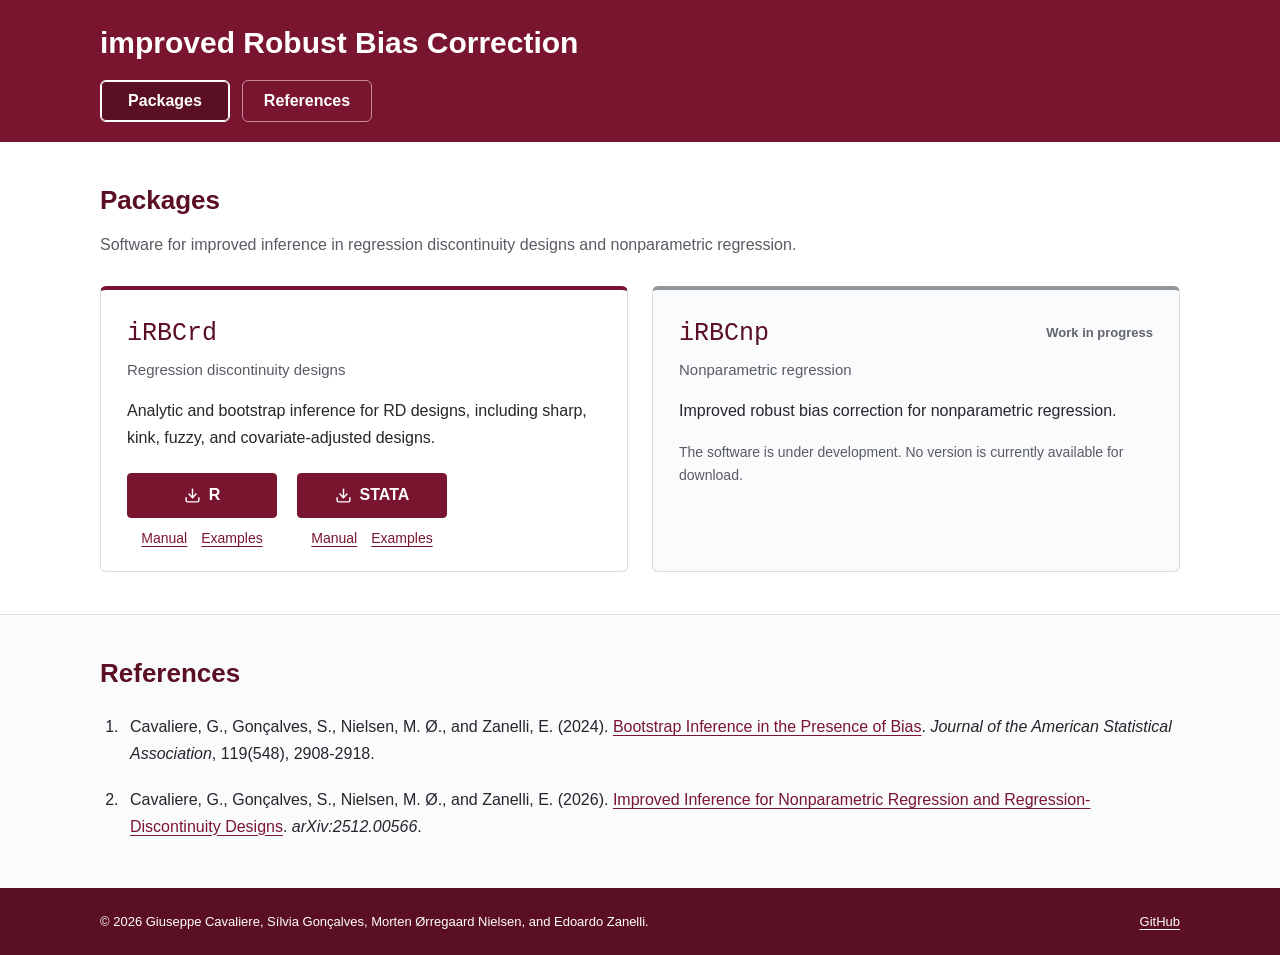
<file: index.html>
<!DOCTYPE html>
<html lang="en">
<head>
  <meta charset="UTF-8">
  <meta name="viewport" content="width=device-width, initial-scale=1.0">
  <meta name="description" content="Download R and STATA software for improved robust bias correction.">
  <title>iRBC | Improved Robust Bias Correction</title>
  <link rel="canonical" href="https://irbc-packages.github.io/">
  <link rel="stylesheet" href="style.css?v=4">
  <script src="site.js" defer></script>
</head>
<body>
  <a class="skip-link" href="#packages">Skip to packages</a>
  <header class="site-header">
    <div class="inner">
      <h1>improved Robust Bias Correction</h1>
      <nav aria-label="Main navigation">
        <a href="#packages" aria-current="location">Packages</a>
        <a href="#references">References</a>
      </nav>
    </div>
  </header>

  <main>
    <section id="packages" aria-labelledby="packages-title">
      <div class="inner">
        <h2 id="packages-title">Packages</h2>
        <p class="section-intro">Software for improved inference in regression discontinuity designs and nonparametric regression.</p>
        <div class="package-grid">
          <article class="package" id="irbcrd" aria-labelledby="irbcrd-title">
            <div class="package-heading">
              <h3 id="irbcrd-title"><code class="package-name">iRBCrd</code></h3>
            </div>
            <p class="package-subtitle">Regression discontinuity designs</p>
            <p>Analytic and bootstrap inference for RD designs, including sharp, kink, fuzzy, and covariate-adjusted designs.</p>
            <div class="package-downloads">
              <div class="package-download">
                <a class="download" href="downloads/iRBCrd/2.1/iRBCrd_R_2.1.zip" download aria-label="Download iRBCrd for R"><img src="assets/download.svg" width="17" height="17" alt="">R</a>
                <div class="package-links">
                  <a href="downloads/iRBCrd/2.1/README.txt" aria-label="R manual">Manual</a>
                  <a href="downloads/iRBCrd/2.1/examples.R" download aria-label="R examples">Examples</a>
                </div>
              </div>
              <div class="package-download">
                <a class="download" href="downloads/iRBCrd/2.1/stata/iRBCrd_Stata_2.1.zip" download aria-label="Download iRBCrd for Stata"><img src="assets/download.svg" width="17" height="17" alt="">STATA</a>
                <div class="package-links">
                  <a href="downloads/iRBCrd/2.1/stata/README.txt" aria-label="Stata manual">Manual</a>
                  <a href="downloads/iRBCrd/2.1/stata/examples.do" download aria-label="Stata examples">Examples</a>
                </div>
              </div>
            </div>
          </article>

          <article class="package package-pending" id="irbcnp" aria-labelledby="irbcnp-title">
            <div class="package-heading">
              <h3 id="irbcnp-title"><code class="package-name">iRBCnp</code></h3>
              <span class="status">Work in progress</span>
            </div>
            <p class="package-subtitle">Nonparametric regression</p>
            <p>Improved robust bias correction for nonparametric regression.</p>
            <p class="package-detail">The software is under development. No version is currently available for download.</p>
          </article>
        </div>
      </div>
    </section>

    <section id="references" aria-labelledby="references-title">
      <div class="inner">
        <h2 id="references-title">References</h2>
        <ol class="reference-list">
          <li>
            Cavaliere, G., Gonçalves, S., Nielsen, M. Ø., and Zanelli, E. (2024).
            <a href="https://doi.org/10.1080/01621459.2023.2284980">Bootstrap Inference in the Presence of Bias</a>.
            <em>Journal of the American Statistical Association</em>, 119(548), 2908-2918.
          </li>
          <li>
            Cavaliere, G., Gonçalves, S., Nielsen, M. Ø., and Zanelli, E. (2026).
            <a href="https://arxiv.org/abs/2512.00566">Improved Inference for Nonparametric Regression and Regression-Discontinuity Designs</a>.
            <em>arXiv:2512.00566</em>.
          </li>
        </ol>
      </div>
    </section>
  </main>

  <footer>
    <div class="inner">
      <p>&copy; 2026 Giuseppe Cavaliere, Sílvia Gonçalves, Morten Ørregaard Nielsen, and Edoardo Zanelli.</p>
      <a href="https://github.com/irbc-packages/irbc-packages.github.io">GitHub</a>
    </div>
  </footer>
</body>
</html>
</file>
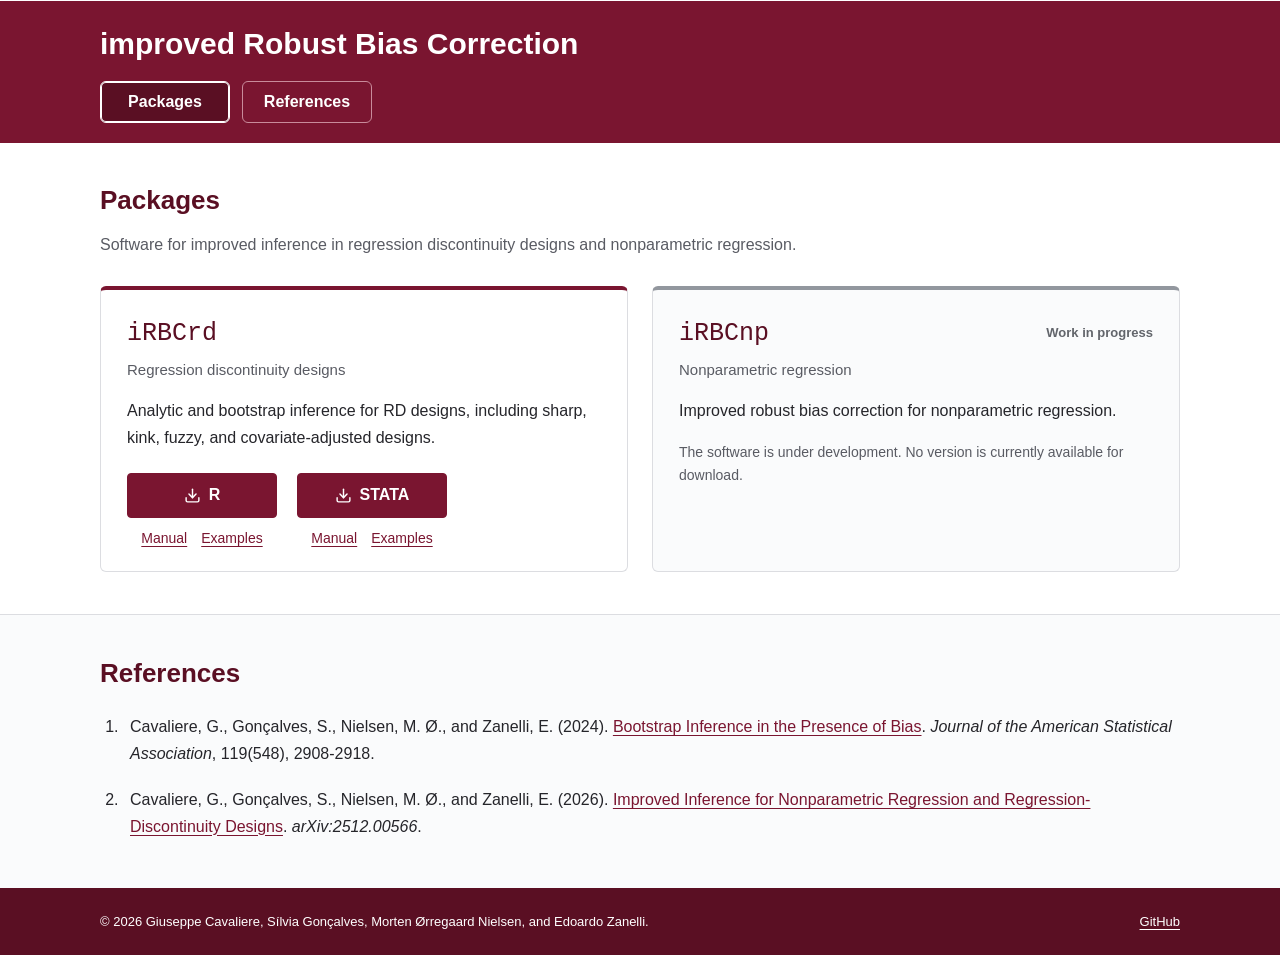
<file: iRBCnp.html>
<!DOCTYPE html>
<html lang="en">
<head>
  <meta charset="UTF-8">
  <meta name="viewport" content="width=device-width, initial-scale=1.0">
  <meta http-equiv="refresh" content="0; url=./#irbcnp">
  <link rel="canonical" href="https://irbc-packages.github.io/#irbcnp">
  <link rel="stylesheet" href="style.css?v=3">
  <title>iRBCnp | Work in progress</title>
</head>
<body><p><code class="package-name">iRBCnp</code> is work in progress. <a href="./#irbcnp">View the packages page.</a></p></body>
</html>
</file>
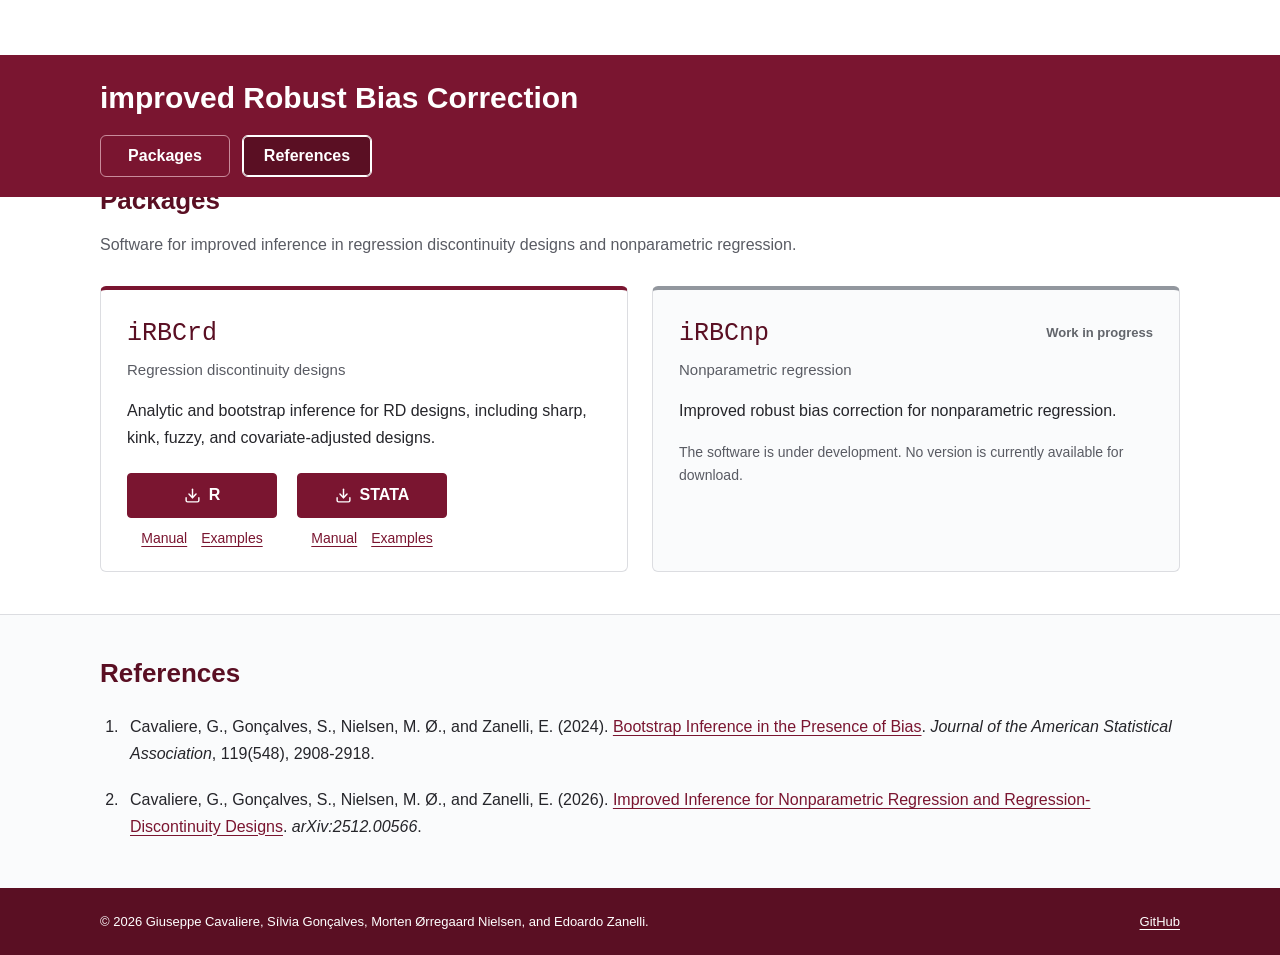
<file: iRBCrd.html>
<!DOCTYPE html>
<html lang="en">
<head>
  <meta charset="UTF-8">
  <meta name="viewport" content="width=device-width, initial-scale=1.0">
  <meta http-equiv="refresh" content="0; url=./#irbcrd">
  <link rel="canonical" href="https://irbc-packages.github.io/#irbcrd">
  <link rel="stylesheet" href="style.css?v=3">
  <title>iRBCrd | iRBC</title>
</head>
<body><p><a href="./#irbcrd"><code class="package-name">iRBCrd</code> is on the main packages page.</a></p></body>
</html>
</file>
<file: style.css>
:root {
  --bordeaux: #7a1530;
  --bordeaux-dark: #5a0f23;
  --ink: #25252a;
  --muted: #595b63;
  --border: #dcdde1;
  --header-height: 155px;
  color-scheme: light;
  font-family: Arial, Helvetica, sans-serif;
  font-size: 16px;
  letter-spacing: 0;
  scroll-behavior: smooth;
  scroll-padding-top: calc(var(--header-height) + 24px);
}

* { box-sizing: border-box; }
body { margin: 0; color: var(--ink); background: #fff; line-height: 1.65; }
.package-name { font-family: "Courier New", Courier, monospace; font-size: inherit; font-weight: 400; }
.inner { width: min(1080px, calc(100% - 64px)); margin-inline: auto; }
a { color: var(--bordeaux); text-underline-offset: 3px; }
a:hover { color: var(--bordeaux-dark); text-decoration-thickness: 2px; }
a:focus-visible { outline: 3px solid #286fa5; outline-offset: 5px; }

.skip-link { position: fixed; left: 16px; top: -100px; z-index: 20; padding: 8px 16px; background: #fff; }
.skip-link:focus { top: 12px; }
.site-header { position: sticky; top: 0; z-index: 10; background: var(--bordeaux); color: #fff; padding: 24px 0 20px; }
.site-header h1 { margin: 0 0 18px; font-size: 30px; line-height: 1.25; font-weight: 600; }
nav { display: flex; gap: 12px; }
nav a { min-width: 130px; padding: 7px 20px; border: 1px solid #c98b9b; border-radius: 6px; color: #fff; text-align: center; text-decoration: none; font-weight: 600; }
nav a:hover, nav a[aria-current="location"] { background: var(--bordeaux-dark); border-color: #fff; color: #fff; }
nav a[aria-current="location"] { box-shadow: inset 0 0 0 1px #fff; }
nav a:focus-visible { outline-color: #fff; }

section { padding: 42px 0; }
h2 { margin: 0 0 14px; color: var(--bordeaux-dark); font-size: 26px; line-height: 1.3; }
.section-intro { margin: 0 0 28px; max-width: 850px; color: var(--muted); }
.package-grid { display: grid; grid-template-columns: repeat(2, minmax(0, 1fr)); gap: 24px; }
.package { min-width: 0; border: 1px solid var(--border); border-top: 4px solid var(--bordeaux); border-radius: 6px; padding: 25px 26px 21px; background: #fff; }
.package-heading { display: flex; align-items: center; justify-content: space-between; flex-wrap: wrap; gap: 10px 18px; }
.package h3 { margin: 0; color: var(--bordeaux-dark); font-size: 25px; line-height: 1.3; }
.package-subtitle { margin: 7px 0 16px; color: var(--muted); font-size: 15px; }
.package p:not(.package-subtitle) { margin-top: 0; margin-bottom: 16px; }
.package-detail { color: var(--muted); font-size: 14px; }
.package-downloads { display: grid; grid-template-columns: repeat(2, minmax(0, 1fr)); gap: 20px; max-width: 320px; margin-top: 22px; }
.package-download { min-width: 0; }
.package-links { display: flex; align-items: center; justify-content: center; flex-wrap: wrap; gap: 4px 14px; margin-top: 9px; font-size: 14px; }
.download { display: inline-flex; width: 100%; min-height: 42px; align-items: center; justify-content: center; gap: 8px; padding: 8px 15px; border: 1px solid var(--bordeaux); border-radius: 4px; background: var(--bordeaux); color: #fff; font-weight: 600; text-decoration: none; }
.package p.download-status { margin-top: 14px; margin-bottom: 0; }
.download img { filter: brightness(0) invert(1); }
.download:hover { color: #fff; background: var(--bordeaux-dark); }
.package-pending { border-top-color: #92979e; background: #fafbfc; }
.status { color: #62656b; font-size: 13px; font-weight: 600; }

#references { border-top: 1px solid var(--border); background: #fafbfc; padding-bottom: 48px; }
.reference-list { margin: 24px 0 0; padding-left: 23px; }
.reference-list li { padding-left: 7px; margin-bottom: 20px; }
.reference-list li:last-child { margin-bottom: 0; }
.reference-list a { overflow-wrap: anywhere; }
footer { padding: 23px 0; color: #fff; background: var(--bordeaux-dark); font-size: 13px; }
footer .inner { display: flex; justify-content: space-between; align-items: baseline; gap: 14px 30px; flex-wrap: wrap; }
footer p { margin: 0; }
footer a { color: #fff; }
footer a:hover { color: #fff; }

@media (max-width: 740px) {
  .inner { width: calc(100% - 36px); }
  .site-header { padding-top: 20px; }
  .site-header h1 { font-size: 26px; }
  .package-grid { grid-template-columns: minmax(0, 1fr); gap: 20px; }
  .package { padding: 22px; }
  section { padding: 30px 0; }
  h2 { font-size: 24px; }
  nav a { min-width: 0; flex: 1; max-width: 170px; padding-inline: 12px; }
}

@media (prefers-reduced-motion: reduce) {
  :root { scroll-behavior: auto; }
}
</file>
